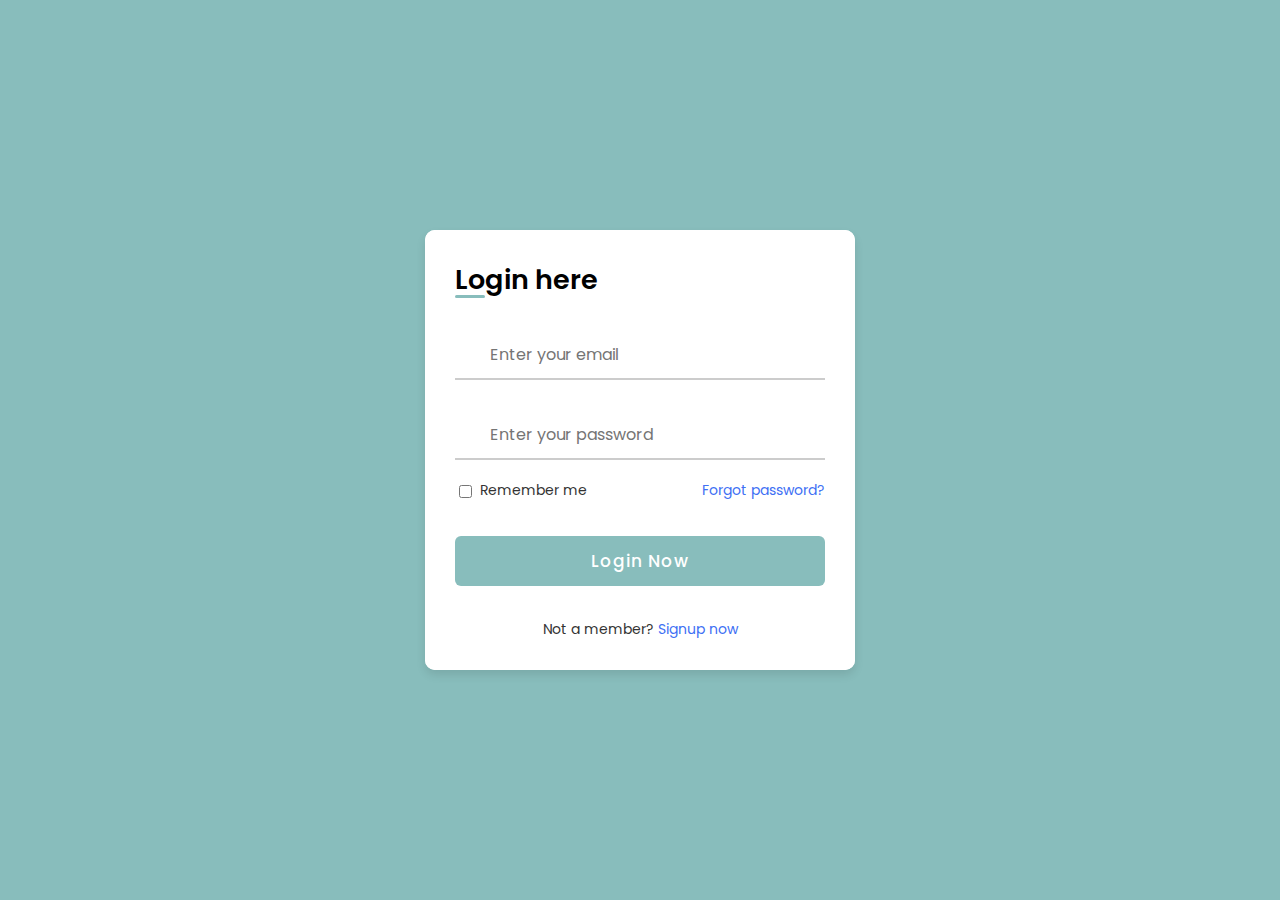
<file: index.html>
<!DOCTYPE html>
<html lang="en">
<head>
    <meta charset="UTF-8">
    <meta name="viewport" content="width=device-width, initial-scale=1.0"/>
    <link rel="stylesheet" href="https://unicons.iconscout.com/release/v4.0.0/css/line.css">
    <link rel="stylesheet" href="style.css">
    <title>Registration form</title>
</head>
<body>
<div class="container">

    <div class="forms">
        <div class="form login">
            <span class="title">Login here</span>
            <!-- Login Form -->
            <form action="connect.php" method="post">
                <div class="input-field">
                    <input type="text" placeholder="Enter your email" required>
                    <i class="uil uil-envelope icon"></i>
                </div>
                <div class="input-field">
                    <input type="password" class="password" placeholder="Enter your password" required>
                    <i class="uil uil-lock icon"></i>
                    <i class="uil uil-eye-slash showHidePw"></i>
                </div>

                <div class="checkbox-text">
                    <div class="checkbox-content">
                        <input type="checkbox" id="logCheck">
                        <label for="logCheck" class="text">Remember me</label>
                    </div>

                    <a href="#" class="text">Forgot password?</a>
                </div>

                <div class="input-field button">
                    <input type="button" value="Login Now">
                </div>
            </form>

            <div class="login-signup">
                    <span class="text">Not a member?
                        <a href="#" class="text signup-link">Signup now</a>
                    </span>
            </div>
        </div>

        <!-- Registration Form -->
        <div class="form signup">
            <span class="title">Registration</span>

            <form action="connect.php" method="post">
                <div class="input-field">
                    <input type="text"  placeholder="Enter your name" name="fullName" required>
                    <i class="uil uil-user"></i>
                </div>
                <div class="input-field">
                    <input type="text" placeholder="Example@gmail.com" name="email" required>
                    <i class="uil uil-envelope icon"></i>
                </div>
                <div class="input-field">
                    <input type="password" class="password" placeholder="Create a password" name="password" required>
                    <i class="uil uil-lock icon"></i>
                </div>
                <div class="input-field">
                    <input type="password" class="password" placeholder="Confirm a password" name="cPassword" required>
                    <i class="uil uil-lock icon"></i>
                    <i class="uil uil-eye-slash showHidePw"></i>
                </div>

                <div class="checkbox-text">
                    <div class="checkbox-content">
                        <input type="checkbox" id="sigCheck">
                        <label for="sigCheck" class="text">Remember me</label>
                    </div>

                    <a href="#" class="text">Forgot password?</a>
                </div>

                <div class="input-field button">
                    <a href="#"><input type="button" value="Register Me"></a>

                </div>
            </form>

            <div class="login-signup">
                    <span class="text">Already a member?
                        <a href="dashboard.html" class="text login-link">Login Now</a>
                    </span>
            </div>
        </div>
    </div>
</div>

<script src="script.js"></script>


</body>
</html>
</file>
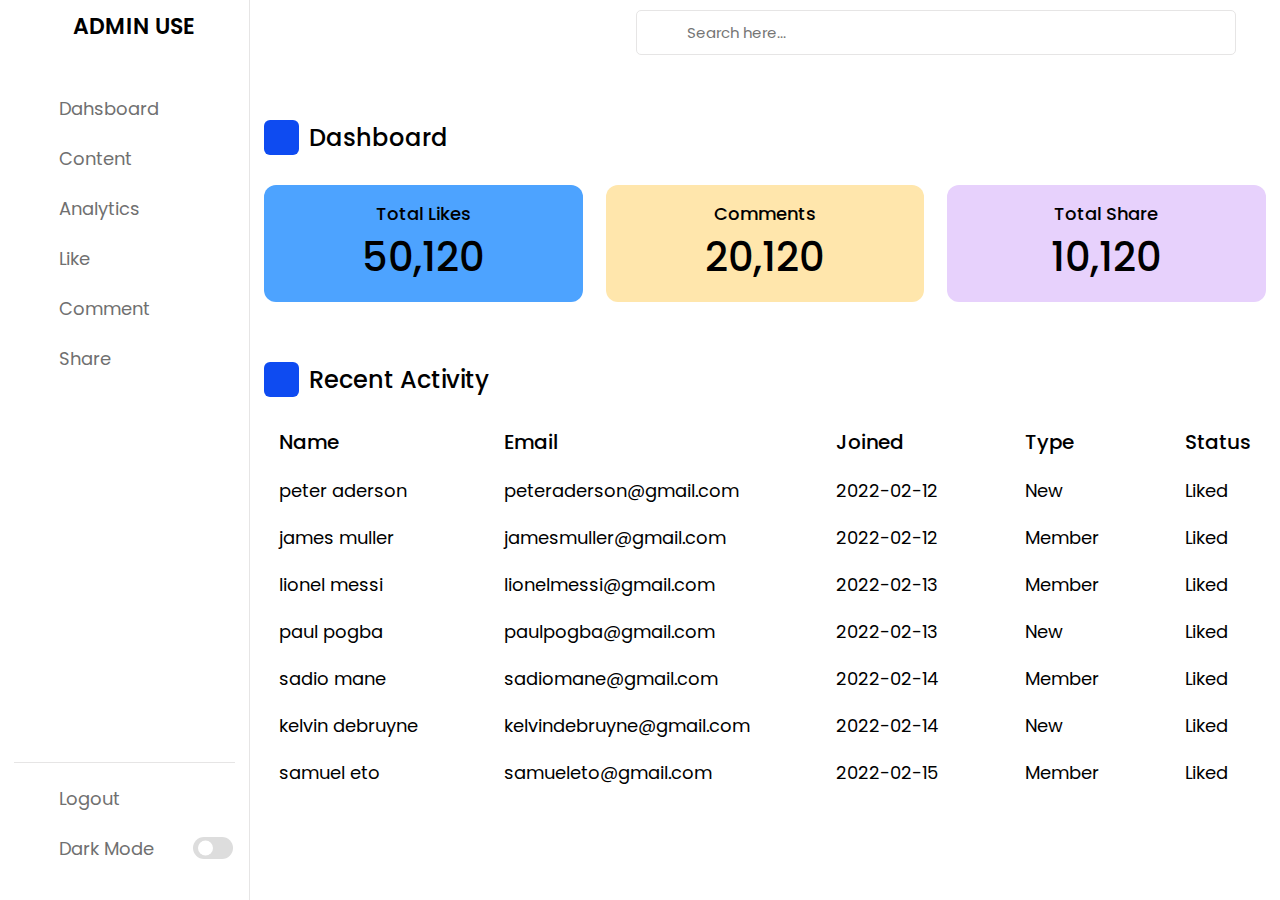
<file: dashboard.html>
<!DOCTYPE html>
<html lang="en">
<head>
    <meta charset="UTF-8">
    <meta name="viewport" content="width=device-width, initial-scale=1.0"/>
    <meta charset="UTF-8">
    <meta http-equiv="X-UA-Compatible" content="IE=edge">
    <meta name="viewport" content="width=device-width, initial-scale=1.0">

    <!----======== CSS ======== -->
    <link rel="stylesheet" href="styled.css">

    <!----===== Iconscout CSS ===== -->
    <link rel="stylesheet" href="https://unicons.iconscout.com/release/v4.0.0/css/line.css">

    <!--<title>Admin Dashboard Panel</title>-->
</head>
<body>
<nav>
    <div class="logo-name">
        <div class="logo-image">
            <!--<img src="images/logo.png" alt="">-->
        </div>

        <span class="logo_name">ADMIN USE</span>
    </div>

    <div class="menu-items">
        <ul class="nav-links">
            <li><a href="#">
                <i class="uil uil-estate"></i>
                <span class="link-name">Dahsboard</span>
            </a></li>
            <li><a href="#">
                <i class="uil uil-files-landscapes"></i>
                <span class="link-name">Content</span>
            </a></li>
            <li><a href="#">
                <i class="uil uil-chart"></i>
                <span class="link-name">Analytics</span>
            </a></li>
            <li><a href="#">
                <i class="uil uil-thumbs-up"></i>
                <span class="link-name">Like</span>
            </a></li>
            <li><a href="#">
                <i class="uil uil-comments"></i>
                <span class="link-name">Comment</span>
            </a></li>
            <li><a href="#">
                <i class="uil uil-share"></i>
                <span class="link-name">Share</span>
            </a></li>
        </ul>

        <ul class="logout-mode">
            <li><a href="#">
                <i class="uil uil-signout"></i>
                <span class="link-name">Logout</span>
            </a></li>

            <li class="mode">
                <a href="#">
                    <i class="uil uil-moon"></i>
                    <span class="link-name">Dark Mode</span>
                </a>

                <div class="mode-toggle">
                    <span class="switch"></span>
                </div>
            </li>
        </ul>
    </div>
</nav>

<section class="dashboard">
    <div class="top">
        <i class="uil uil-bars sidebar-toggle"></i>

        <div class="search-box">
            <i class="uil uil-search"></i>
            <input type="text" placeholder="Search here...">
        </div>

        <!--<img src="images/profile.jpg" alt="">-->
    </div>

    <div class="dash-content">
        <div class="overview">
            <div class="title">
                <i class="uil uil-tachometer-fast-alt"></i>
                <span class="text">Dashboard</span>
            </div>

            <div class="boxes">
                <div class="box box1">
                    <i class="uil uil-thumbs-up"></i>
                    <span class="text">Total Likes</span>
                    <span class="number">50,120</span>
                </div>
                <div class="box box2">
                    <i class="uil uil-comments"></i>
                    <span class="text">Comments</span>
                    <span class="number">20,120</span>
                </div>
                <div class="box box3">
                    <i class="uil uil-share"></i>
                    <span class="text">Total Share</span>
                    <span class="number">10,120</span>
                </div>
            </div>
        </div>

        <div class="activity">
            <div class="title">
                <i class="uil uil-clock-three"></i>
                <span class="text">Recent Activity</span>
            </div>

            <div class="activity-data">
                <div class="data names">
                    <span class="data-title">Name</span>
                    <span class="data-list">peter aderson</span>
                    <span class="data-list">james muller</span>
                    <span class="data-list">lionel messi</span>
                    <span class="data-list">paul pogba</span>
                    <span class="data-list">sadio mane</span>
                    <span class="data-list">kelvin debruyne</span>
                    <span class="data-list">samuel eto</span>
                </div>
                <div class="data email">
                    <span class="data-title">Email</span>
                    <span class="data-list">peteraderson@gmail.com</span>
                    <span class="data-list">jamesmuller@gmail.com</span>
                    <span class="data-list">lionelmessi@gmail.com</span>
                    <span class="data-list">paulpogba@gmail.com</span>
                    <span class="data-list">sadiomane@gmail.com</span>
                    <span class="data-list">kelvindebruyne@gmail.com</span>
                    <span class="data-list">samueleto@gmail.com</span>
                </div>
                <div class="data joined">
                    <span class="data-title">Joined</span>
                    <span class="data-list">2022-02-12</span>
                    <span class="data-list">2022-02-12</span>
                    <span class="data-list">2022-02-13</span>
                    <span class="data-list">2022-02-13</span>
                    <span class="data-list">2022-02-14</span>
                    <span class="data-list">2022-02-14</span>
                    <span class="data-list">2022-02-15</span>
                </div>
                <div class="data type">
                    <span class="data-title">Type</span>
                    <span class="data-list">New</span>
                    <span class="data-list">Member</span>
                    <span class="data-list">Member</span>
                    <span class="data-list">New</span>
                    <span class="data-list">Member</span>
                    <span class="data-list">New</span>
                    <span class="data-list">Member</span>
                </div>
                <div class="data status">
                    <span class="data-title">Status</span>
                    <span class="data-list">Liked</span>
                    <span class="data-list">Liked</span>
                    <span class="data-list">Liked</span>
                    <span class="data-list">Liked</span>
                    <span class="data-list">Liked</span>
                    <span class="data-list">Liked</span>
                    <span class="data-list">Liked</span>
                </div>
            </div>
        </div>
    </div>
</section>

<script src="scriptd.js"></script>
</body>

</body>
</html>
</file>
<file: style.css>
/* ===== Google Font Import - Poformsins ===== */
@import url('https://fonts.googleapis.com/css2?family=Poppins:wght@300;400;500;600;700&display=swap');

*{
    margin: 0;
    padding: 0;
    box-sizing: border-box;
    font-family: 'Poppins', sans-serif;
}

body{
    height: 100vh;
    display: flex;
    align-items: center;
    justify-content: center;
    background-color: #88BDBC;
}

.container{
    position: relative;
    max-width: 430px;
    width: 100%;
    background: #fff;
    border-radius: 10px;
    box-shadow: 0 5px 10px rgba(0, 0, 0, 0.1);
    overflow: hidden;
    margin: 0 20px;
}

.container .forms{
    display: flex;
    align-items: center;
    height: 440px;
    width: 200%;
    transition: height 0.2s ease;
}


.container .form{
    width: 50%;
    padding: 30px;
    background-color: #fff;
    transition: margin-left 0.18s ease;
}

.container.active .login{
    margin-left: -50%;
    opacity: 0;
    transition: margin-left 0.18s ease, opacity 0.15s ease;
}

.container .signup{
    opacity: 0;
    transition: opacity 0.09s ease;
}
.container.active .signup{
    opacity: 1;
    transition: opacity 0.2s ease;
}

.container.active .forms{
    height: 600px;
}
.container .form .title{
    position: relative;
    font-size: 27px;
    font-weight: 600;
}

.form .title::before{
    content: '';
    position: absolute;
    left: 0;
    bottom: 0;
    height: 3px;
    width: 30px;
    background-color: #88BDBC;
    border-radius: 25px;
}

.form .input-field{
    position: relative;
    height: 50px;
    width: 100%;
    margin-top: 30px;
}

.input-field input{
    position: absolute;
    height: 100%;
    width: 100%;
    padding: 0 35px;
    border: none;
    outline: none;
    font-size: 16px;
    border-bottom: 2px solid #ccc;
    border-top: 2px solid transparent;
    transition: all 0.2s ease;
}

.input-field input:is(:focus, :valid){
    border-bottom-color: #88BDBC;
}

.input-field i{
    position: absolute;
    top: 50%;
    transform: translateY(-50%);
    color: #999;
    font-size: 23px;
    transition: all 0.2s ease;
}

.input-field input:is(:focus, :valid) ~ i{
    color: darkgreen;
}

.input-field i.icon{
    left: 0;
}
.input-field i.showHidePw{
    right: 0;
    cursor: pointer;
    padding: 10px;
}

.form .checkbox-text{
    display: flex;
    align-items: center;
    justify-content: space-between;
    margin-top: 20px;
}

.checkbox-text .checkbox-content{
    display: flex;
    align-items: center;
}

.checkbox-content input{
    margin: 0 8px -2px 4px;
    accent-color: #4070f4;
}

.form .text{
    color: #333;
    font-size: 14px;
}

.form a.text{
    color: #4070f4;
    text-decoration: none;
}
.form a:hover{
    text-decoration: underline;
}

.form .button{
    margin-top: 35px;
}

.form .button input{
    border: none;
    color: #fff;
    font-size: 17px;
    font-weight: 500;
    letter-spacing: 1px;
    border-radius: 6px;
    background-color: #88BDBC;
    cursor: pointer;
    transition: all 0.3s ease;
}

.button input:hover{
    background-color: #112D32;
}

.form .login-signup{
    margin-top: 30px;
    text-align: center;
}
</file>
<file: styled.css>
/* ===== Google Font Import - Poppins ===== */
@import url('https://fonts.googleapis.com/css2?family=Poppins:wght@200;300;400;500;600&display=swap');
*{
    margin: 0;
    padding: 0;
    box-sizing: border-box;
    font-family: 'Poppins', sans-serif;
}

:root{
    /* ===== Colors ===== */
    --primary-color: #0E4BF1;
    --panel-color: #FFF;
    --text-color: #000;
    --black-light-color: #707070;
    --border-color: #e6e5e5;
    --toggle-color: #DDD;
    --box1-color: #4DA3FF;
    --box2-color: #FFE6AC;
    --box3-color: #E7D1FC;
    --title-icon-color: #fff;

    /* ====== Transition ====== */
    --tran-05: all 0.5s ease;
    --tran-03: all 0.3s ease;
    --tran-03: all 0.2s ease;
}

body{
    min-height: 100vh;
    background-color: var(--primary-color);
}
body.dark{
    --primary-color: #3A3B3C;
    --panel-color: #242526;
    --text-color: #CCC;
    --black-light-color: #CCC;
    --border-color: #4D4C4C;
    --toggle-color: #FFF;
    --box1-color: #3A3B3C;
    --box2-color: #3A3B3C;
    --box3-color: #3A3B3C;
    --title-icon-color: #CCC;
}
/* === Custom Scroll Bar CSS === */
::-webkit-scrollbar {
    width: 8px;
}
::-webkit-scrollbar-track {
    background: #f1f1f1;
}
::-webkit-scrollbar-thumb {
    background: var(--primary-color);
    border-radius: 12px;
    transition: all 0.3s ease;
}

::-webkit-scrollbar-thumb:hover {
    background: #0b3cc1;
}

body.dark::-webkit-scrollbar-thumb:hover,
body.dark .activity-data::-webkit-scrollbar-thumb:hover{
    background: #3A3B3C;
}

nav{
    position: fixed;
    top: 0;
    left: 0;
    height: 100%;
    width: 250px;
    padding: 10px 14px;
    background-color: var(--panel-color);
    border-right: 1px solid var(--border-color);
    transition: var(--tran-05);
}
nav.close{
    width: 73px;
}
nav .logo-name{
    display: flex;
    align-items: center;
}
nav .logo-image{
    display: flex;
    justify-content: center;
    min-width: 45px;
}
nav .logo-image img{
    width: 40px;
    object-fit: cover;
    border-radius: 50%;
}

nav .logo-name .logo_name{
    font-size: 22px;
    font-weight: 600;
    color: var(--text-color);
    margin-left: 14px;
    transition: var(--tran-05);
}
nav.close .logo_name{
    opacity: 0;
    pointer-events: none;
}
nav .menu-items{
    margin-top: 40px;
    height: calc(100% - 90px);
    display: flex;
    flex-direction: column;
    justify-content: space-between;
}
.menu-items li{
    list-style: none;
}
.menu-items li a{
    display: flex;
    align-items: center;
    height: 50px;
    text-decoration: none;
    position: relative;
}
.nav-links li a:hover:before{
    content: "";
    position: absolute;
    left: -7px;
    height: 5px;
    width: 5px;
    border-radius: 50%;
    background-color: var(--primary-color);
}
body.dark li a:hover:before{
    background-color: var(--text-color);
}
.menu-items li a i{
    font-size: 24px;
    min-width: 45px;
    height: 100%;
    display: flex;
    align-items: center;
    justify-content: center;
    color: var(--black-light-color);
}
.menu-items li a .link-name{
    font-size: 18px;
    font-weight: 400;
    color: var(--black-light-color);
    transition: var(--tran-05);
}
nav.close li a .link-name{
    opacity: 0;
    pointer-events: none;
}
.nav-links li a:hover i,
.nav-links li a:hover .link-name{
    color: var(--primary-color);
}
body.dark .nav-links li a:hover i,
body.dark .nav-links li a:hover .link-name{
    color: var(--text-color);
}
.menu-items .logout-mode{
    padding-top: 10px;
    border-top: 1px solid var(--border-color);
}
.menu-items .mode{
    display: flex;
    align-items: center;
    white-space: nowrap;
}
.menu-items .mode-toggle{
    position: absolute;
    right: 14px;
    height: 50px;
    min-width: 45px;
    display: flex;
    align-items: center;
    justify-content: center;
    cursor: pointer;
}
.mode-toggle .switch{
    position: relative;
    display: inline-block;
    height: 22px;
    width: 40px;
    border-radius: 25px;
    background-color: var(--toggle-color);
}
.switch:before{
    content: "";
    position: absolute;
    left: 5px;
    top: 50%;
    transform: translateY(-50%);
    height: 15px;
    width: 15px;
    background-color: var(--panel-color);
    border-radius: 50%;
    transition: var(--tran-03);
}
body.dark .switch:before{
    left: 20px;
}

.dashboard{
    position: relative;
    left: 250px;
    background-color: var(--panel-color);
    min-height: 100vh;
    width: calc(100% - 250px);
    padding: 10px 14px;
    transition: var(--tran-05);
}
nav.close ~ .dashboard{
    left: 73px;
    width: calc(100% - 73px);
}
.dashboard .top{
    position: fixed;
    top: 0;
    left: 250px;
    display: flex;
    width: calc(100% - 250px);
    justify-content: space-between;
    align-items: center;
    padding: 10px 14px;
    background-color: var(--panel-color);
    transition: var(--tran-05);
    z-index: 10;
}
nav.close ~ .dashboard .top{
    left: 73px;
    width: calc(100% - 73px);
}
.dashboard .top .sidebar-toggle{
    font-size: 26px;
    color: var(--text-color);
    cursor: pointer;
}
.dashboard .top .search-box{
    position: relative;
    height: 45px;
    max-width: 600px;
    width: 100%;
    margin: 0 30px;
}
.top .search-box input{
    position: absolute;
    border: 1px solid var(--border-color);
    background-color: var(--panel-color);
    padding: 0 25px 0 50px;
    border-radius: 5px;
    height: 100%;
    width: 100%;
    color: var(--text-color);
    font-size: 15px;
    font-weight: 400;
    outline: none;
}
.top .search-box i{
    position: absolute;
    left: 15px;
    font-size: 22px;
    z-index: 10;
    top: 50%;
    transform: translateY(-50%);
    color: var(--black-light-color);
}
.top img{
    width: 40px;
    border-radius: 50%;
}
.dashboard .dash-content{
    padding-top: 50px;
}
.dash-content .title{
    display: flex;
    align-items: center;
    margin: 60px 0 30px 0;
}
.dash-content .title i{
    position: relative;
    height: 35px;
    width: 35px;
    background-color: var(--primary-color);
    border-radius: 6px;
    color: var(--title-icon-color);
    display: flex;
    align-items: center;
    justify-content: center;
    font-size: 24px;
}
.dash-content .title .text{
    font-size: 24px;
    font-weight: 500;
    color: var(--text-color);
    margin-left: 10px;
}
.dash-content .boxes{
    display: flex;
    align-items: center;
    justify-content: space-between;
    flex-wrap: wrap;
}
.dash-content .boxes .box{
    display: flex;
    flex-direction: column;
    align-items: center;
    border-radius: 12px;
    width: calc(100% / 3 - 15px);
    padding: 15px 20px;
    background-color: var(--box1-color);
    transition: var(--tran-05);
}
.boxes .box i{
    font-size: 35px;
    color: var(--text-color);
}
.boxes .box .text{
    white-space: nowrap;
    font-size: 18px;
    font-weight: 500;
    color: var(--text-color);
}
.boxes .box .number{
    font-size: 40px;
    font-weight: 500;
    color: var(--text-color);
}
.boxes .box.box2{
    background-color: var(--box2-color);
}
.boxes .box.box3{
    background-color: var(--box3-color);
}
.dash-content .activity .activity-data{
    display: flex;
    justify-content: space-between;
    align-items: center;
    width: 100%;
}
.activity .activity-data{
    display: flex;
}
.activity-data .data{
    display: flex;
    flex-direction: column;
    margin: 0 15px;
}
.activity-data .data-title{
    font-size: 20px;
    font-weight: 500;
    color: var(--text-color);
}
.activity-data .data .data-list{
    font-size: 18px;
    font-weight: 400;
    margin-top: 20px;
    white-space: nowrap;
    color: var(--text-color);
}

@media (max-width: 1000px) {
    nav{
        width: 73px;
    }
    nav.close{
        width: 250px;
    }
    nav .logo_name{
        opacity: 0;
        pointer-events: none;
    }
    nav.close .logo_name{
        opacity: 1;
        pointer-events: auto;
    }
    nav li a .link-name{
        opacity: 0;
        pointer-events: none;
    }
    nav.close li a .link-name{
        opacity: 1;
        pointer-events: auto;
    }
    nav ~ .dashboard{
        left: 73px;
        width: calc(100% - 73px);
    }
    nav.close ~ .dashboard{
        left: 250px;
        width: calc(100% - 250px);
    }
    nav ~ .dashboard .top{
        left: 73px;
        width: calc(100% - 73px);
    }
    nav.close ~ .dashboard .top{
        left: 250px;
        width: calc(100% - 250px);
    }
    .activity .activity-data{
        overflow-X: scroll;
    }
}

@media (max-width: 780px) {
    .dash-content .boxes .box{
        width: calc(100% / 2 - 15px);
        margin-top: 15px;
    }
}
@media (max-width: 560px) {
    .dash-content .boxes .box{
        width: 100% ;
    }
}
@media (max-width: 400px) {
    nav{
        width: 0px;
    }
    nav.close{
        width: 73px;
    }
    nav .logo_name{
        opacity: 0;
        pointer-events: none;
    }
    nav.close .logo_name{
        opacity: 0;
        pointer-events: none;
    }
    nav li a .link-name{
        opacity: 0;
        pointer-events: none;
    }
    nav.close li a .link-name{
        opacity: 0;
        pointer-events: none;
    }
    nav ~ .dashboard{
        left: 0;
        width: 100%;
    }
    nav.close ~ .dashboard{
        left: 73px;
        width: calc(100% - 73px);
    }
    nav ~ .dashboard .top{
        left: 0;
        width: 100%;
    }
    nav.close ~ .dashboard .top{
        left: 0;
        width: 100%;
    }
}
</file>
